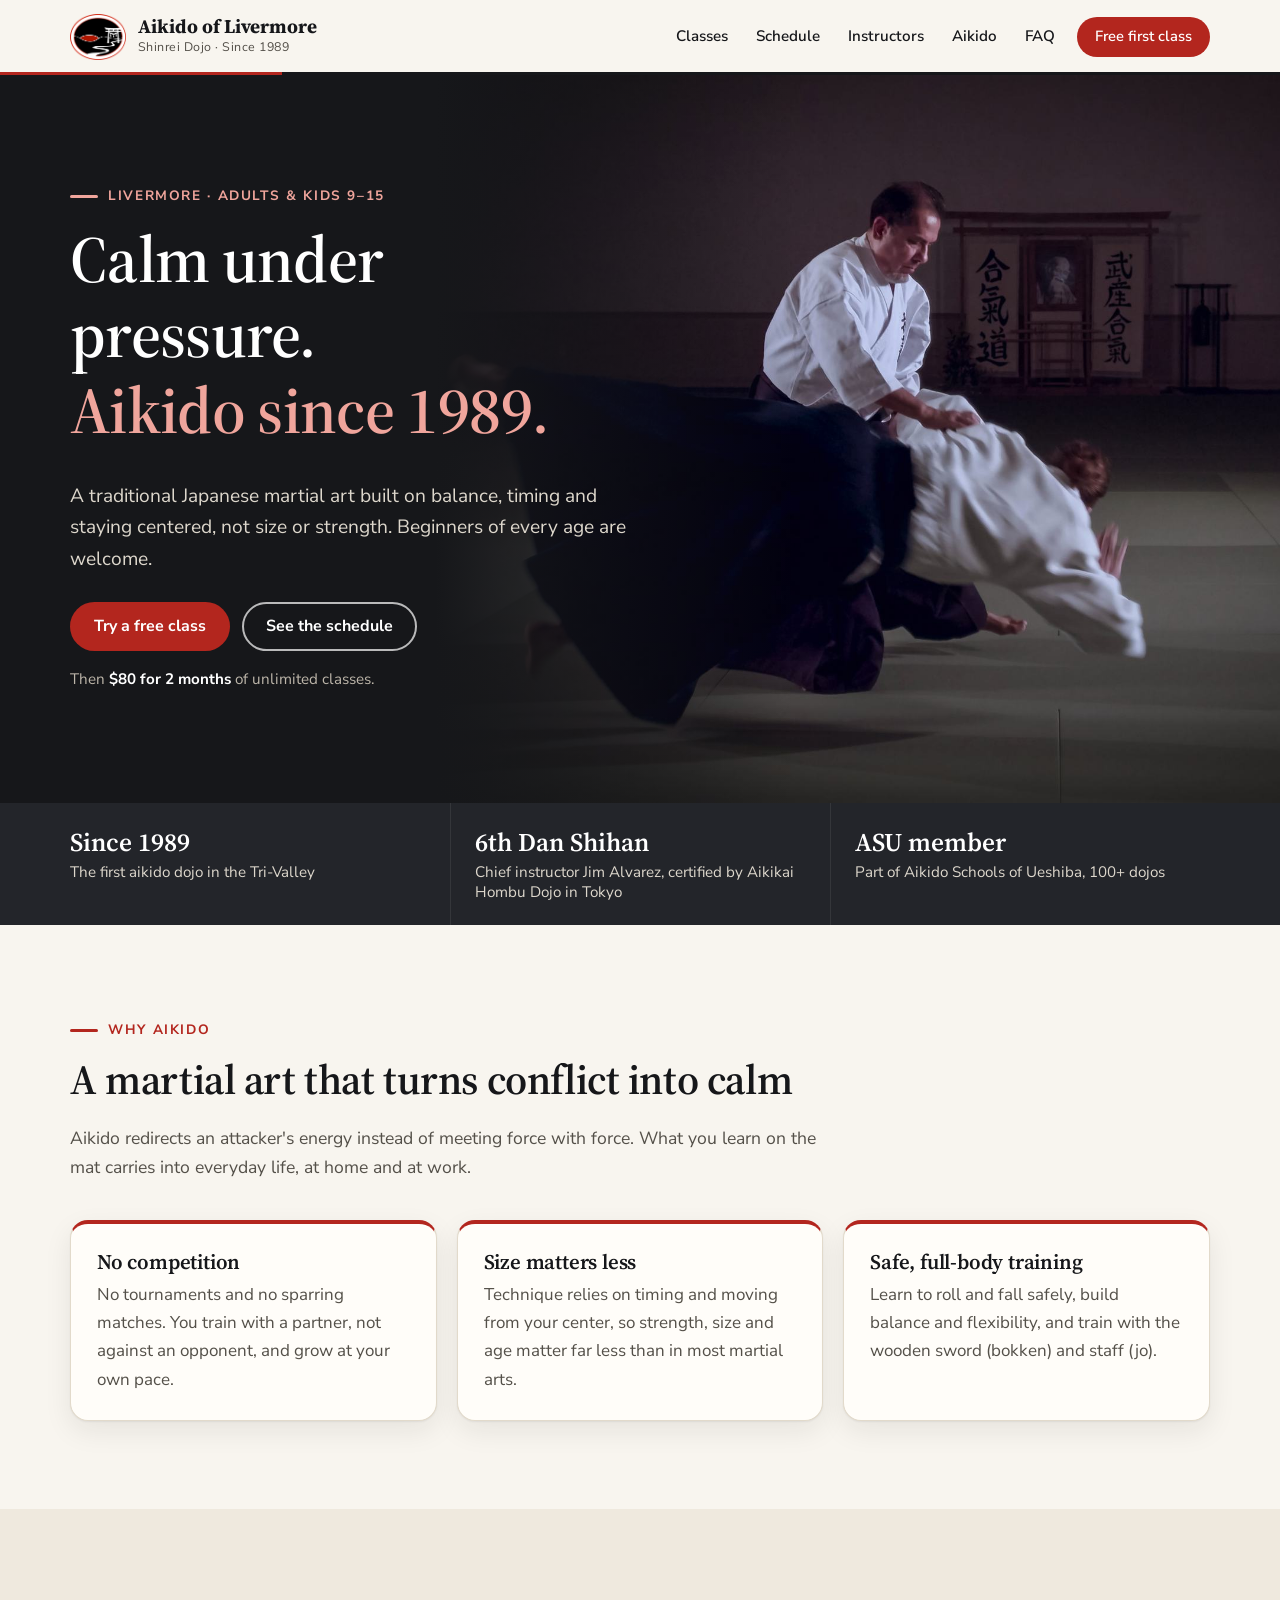
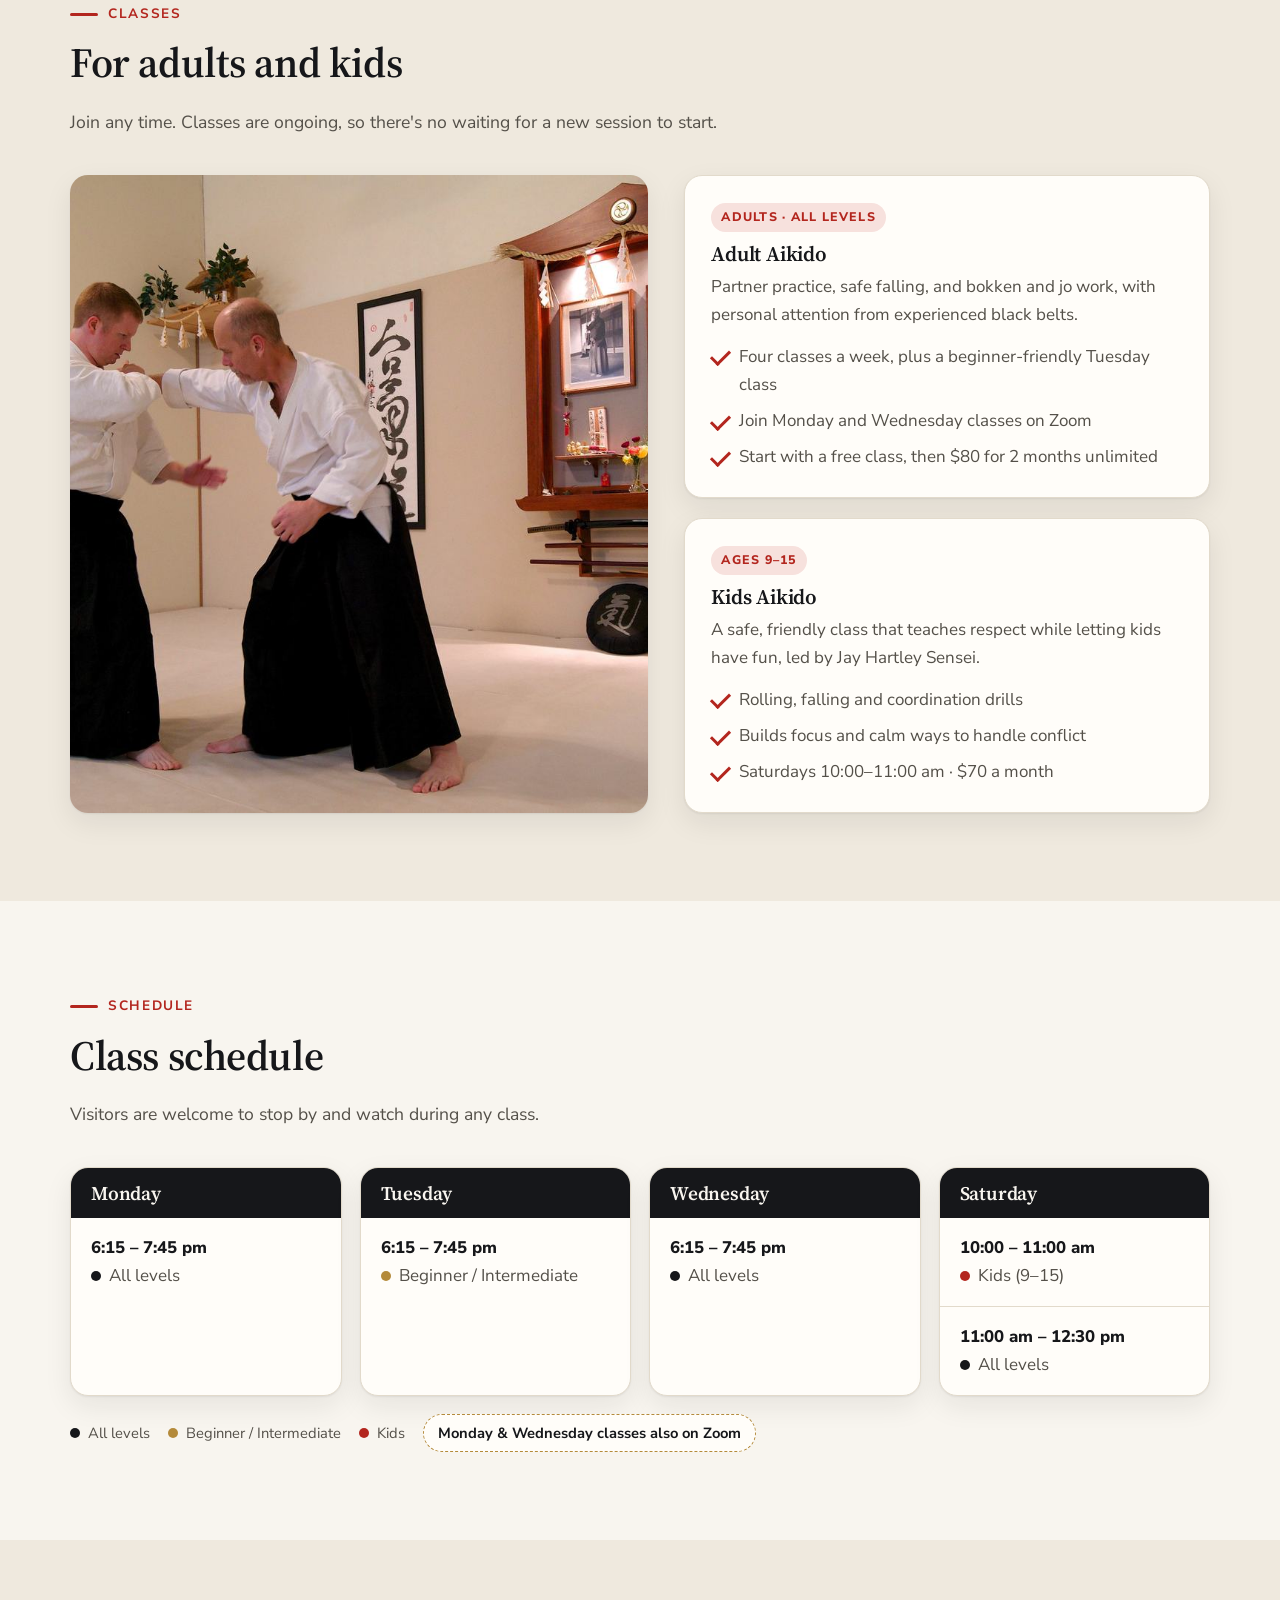
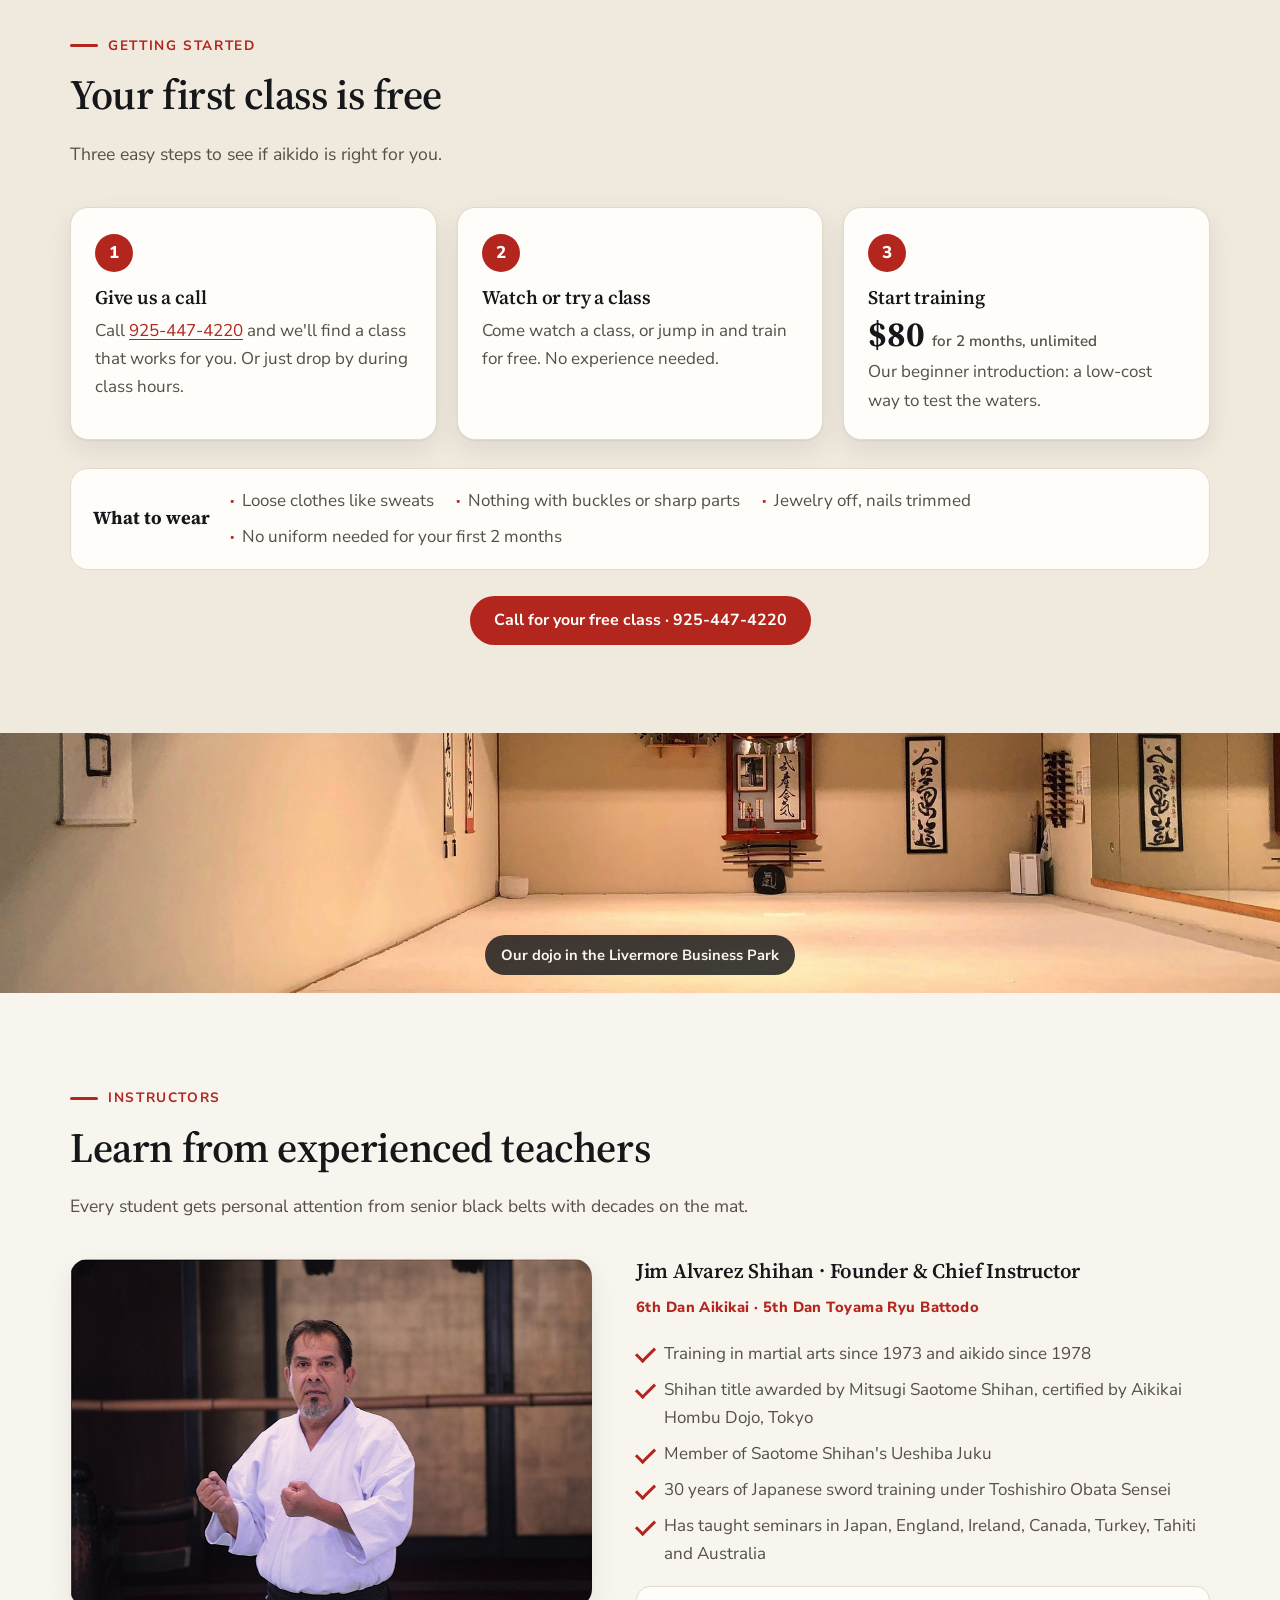
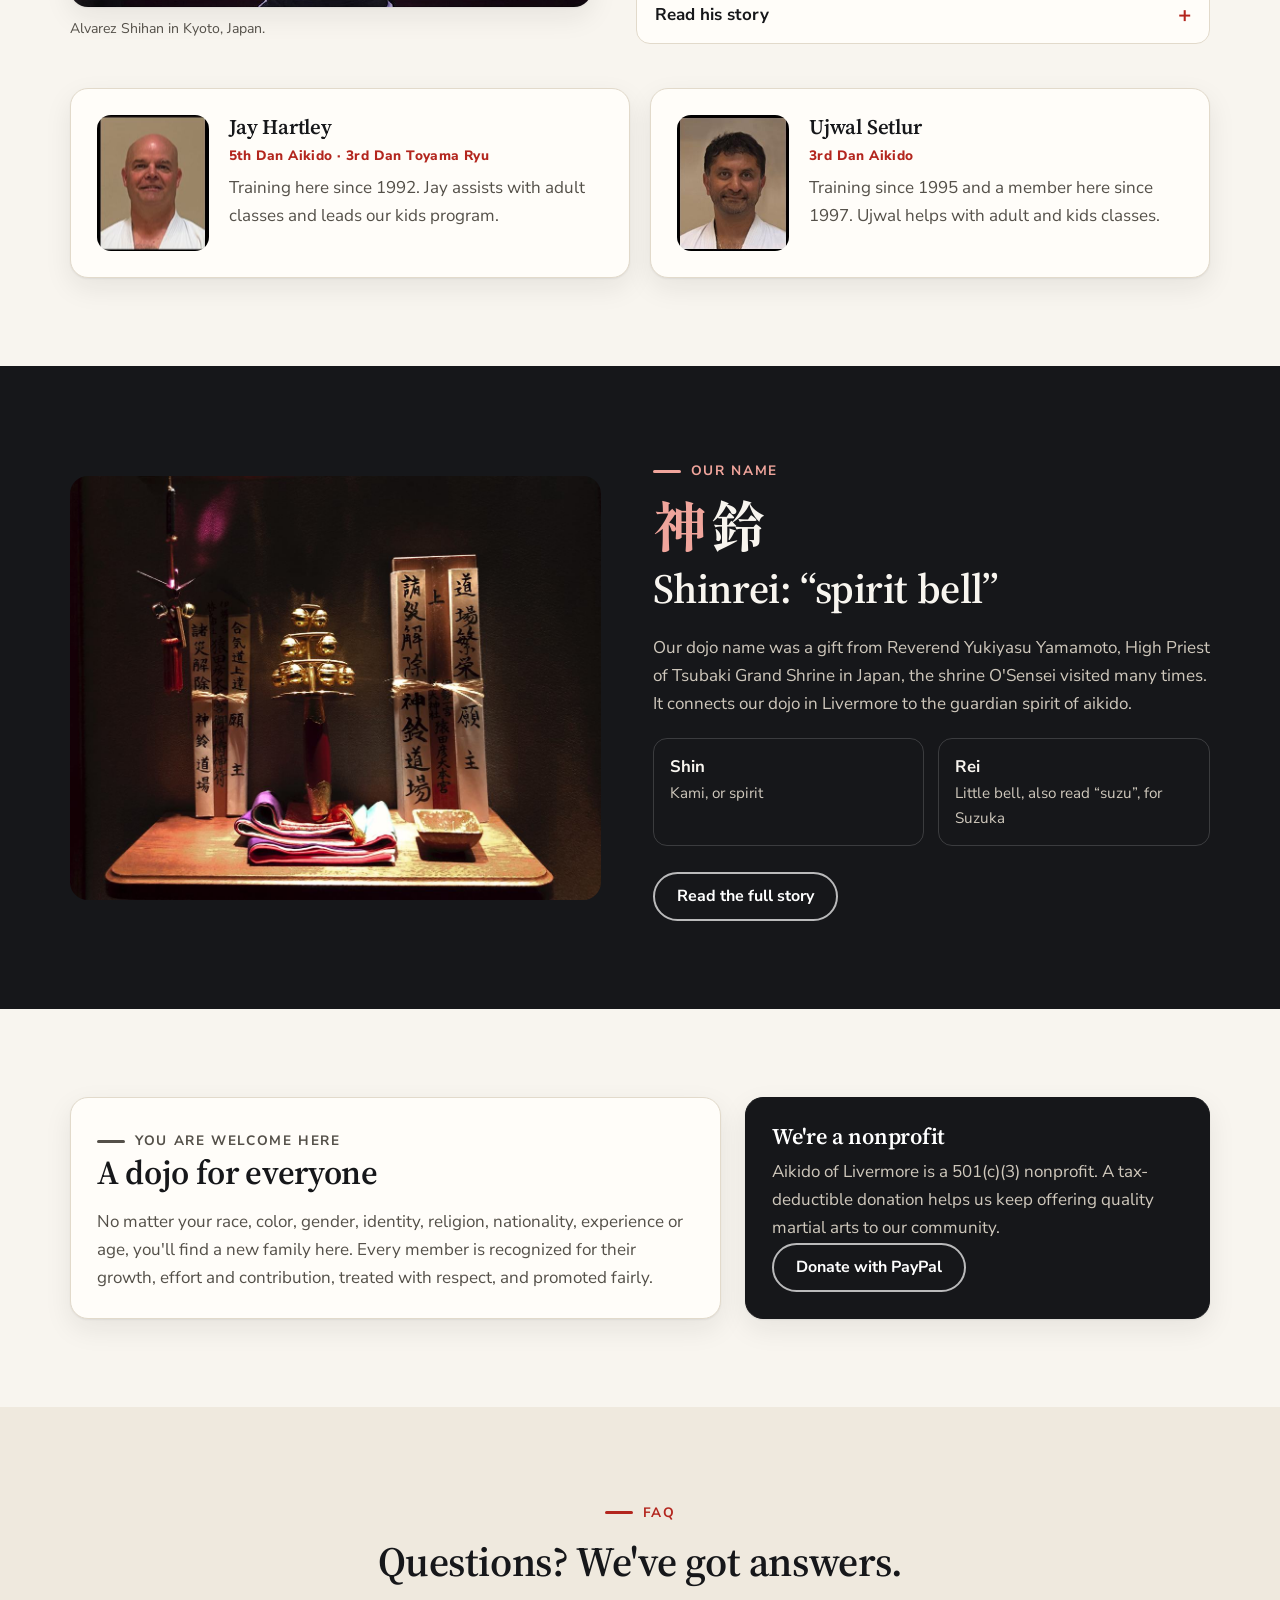
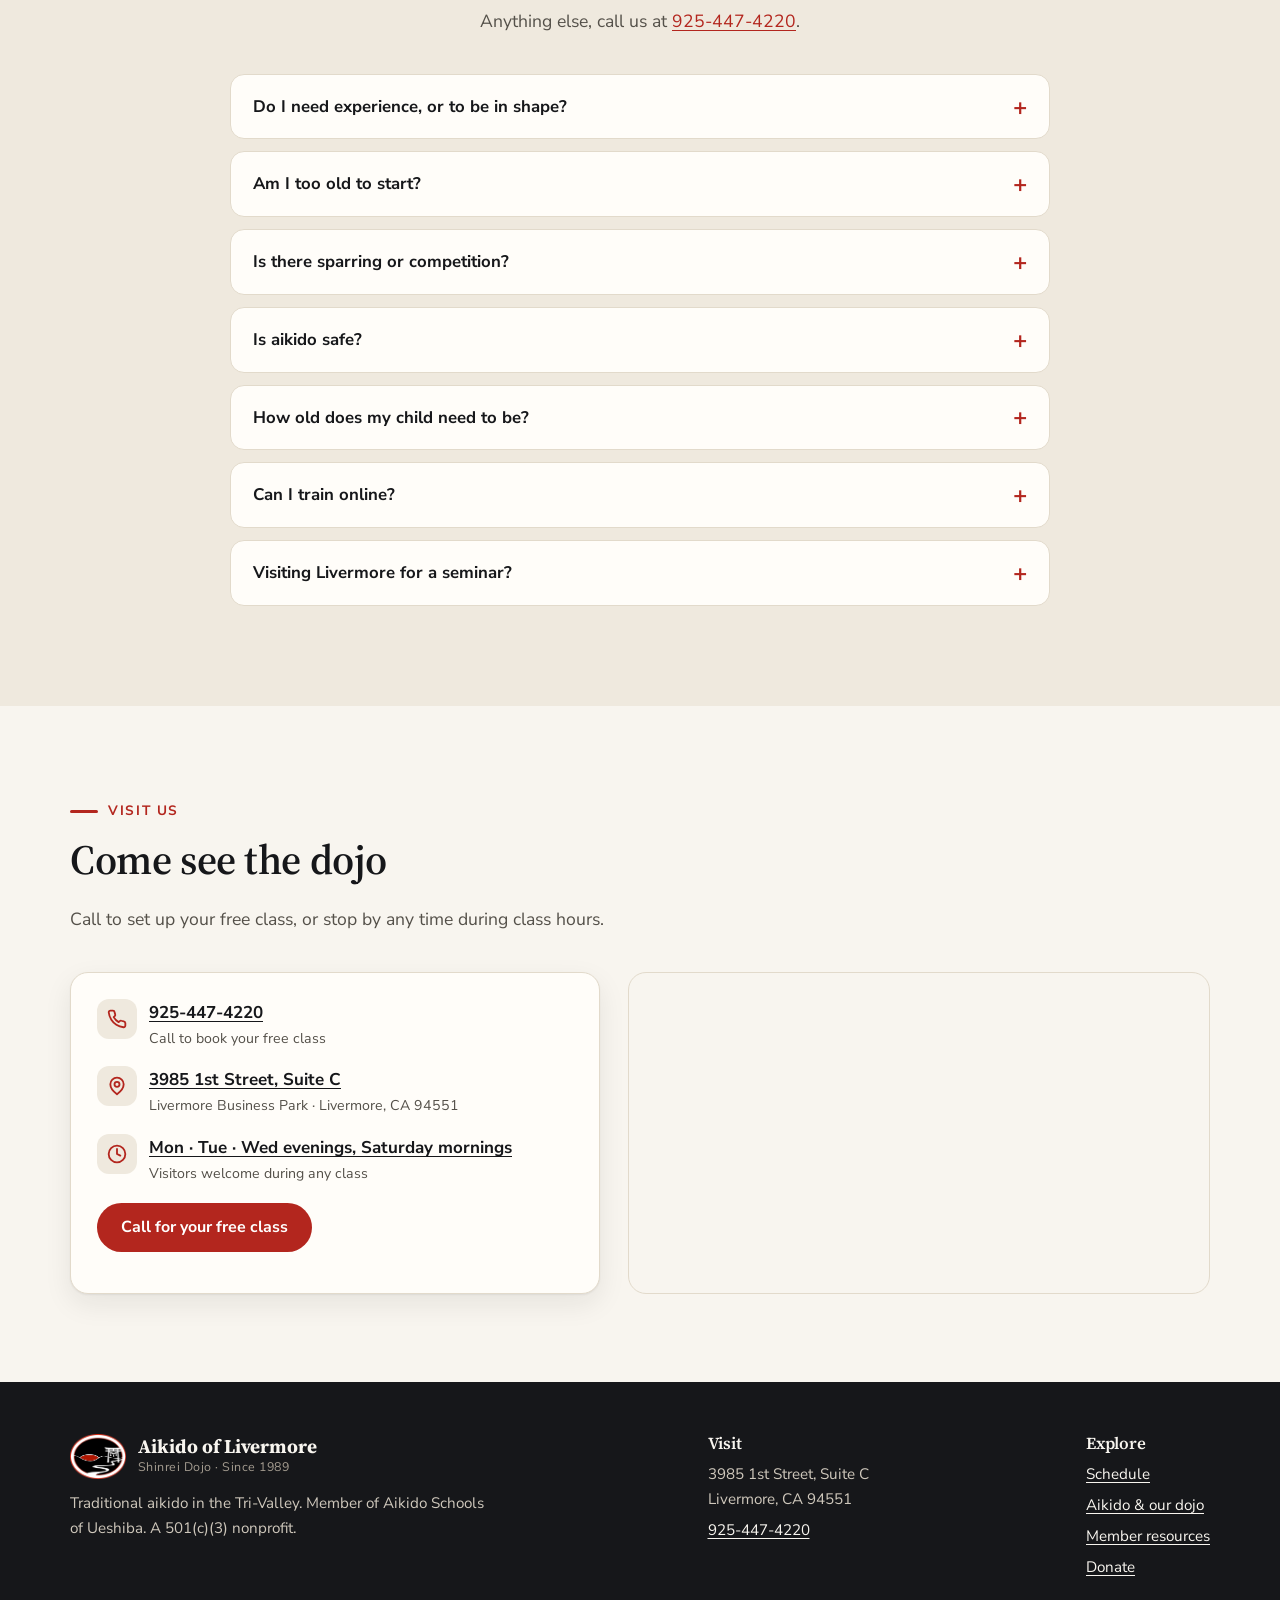
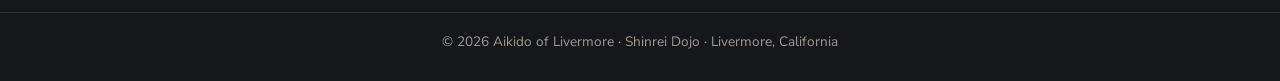
<file: index.html>
<!doctype html>
<html lang="en">
<head>
<meta charset="utf-8">
<meta name="viewport" content="width=device-width, initial-scale=1">
<meta name="robots" content="noindex"><!-- demo only: remove when live on aikilivermore.org -->
<title>Aikido of Livermore · Shinrei Dojo | Aikido for Adults &amp; Kids since 1989</title>
<meta name="description" content="Traditional aikido in Livermore, CA since 1989, the Tri-Valley's first aikido dojo. Classes for adults of every level and kids 9–15. Your first class is free.">
<meta property="og:title" content="Aikido of Livermore · Shinrei Dojo">
<meta property="og:description" content="Traditional aikido in Livermore since 1989. Adults of every level and kids 9–15. First class free.">
<meta property="og:image" content="assets/img/hero-throw.jpg">
<meta property="og:type" content="website">
<link rel="icon" href="assets/img/logo.png" type="image/png">
<link rel="preconnect" href="https://fonts.googleapis.com">
<link rel="preconnect" href="https://fonts.gstatic.com" crossorigin>
<link href="https://fonts.googleapis.com/css2?family=Source+Serif+4:opsz,wght@8..60,600;8..60,700&family=Nunito+Sans:wght@400;600;700;800&family=Shippori+Mincho:wght@700&display=swap" rel="stylesheet">
<link rel="preload" as="image" href="assets/img/hero-throw.jpg" fetchpriority="high">
<link rel="stylesheet" href="css/styles.css?v=1">
<script type="application/ld+json">
{
  "@context": "https://schema.org",
  "@type": "SportsActivityLocation",
  "name": "Aikido of Livermore - Shinrei Dojo",
  "description": "Traditional aikido for adults and kids 9–15 in Livermore, California, since 1989. Member of Aikido Schools of Ueshiba.",
  "url": "https://www.aikilivermore.org/",
  "telephone": "+1-925-447-4220",
  "image": "https://www.aikilivermore.org/assets/img/hero-throw.jpg",
  "foundingDate": "1989",
  "address": {
    "@type": "PostalAddress",
    "streetAddress": "3985 1st Street, Suite C",
    "addressLocality": "Livermore",
    "addressRegion": "CA",
    "postalCode": "94551",
    "addressCountry": "US"
  },
  "areaServed": ["Livermore", "Pleasanton", "Dublin", "Tri-Valley"]
}
</script>
</head>
<body>
<a class="skip" href="#main">Skip to content</a>

<header class="site-header">
  <div class="wrap">
    <a class="brand" href="./">
      <img src="assets/img/logo.png" alt="" width="240" height="194">
      <span><span class="title">Aikido of Livermore</span><span class="motto">Shinrei Dojo · Since 1989</span></span>
    </a>
    <button class="nav-toggle" aria-expanded="false" aria-controls="nav">Menu</button>
    <nav class="nav" id="nav" aria-label="Main">
      <ul>
        <li><a href="#classes">Classes</a></li>
        <li><a href="#schedule">Schedule</a></li>
        <li><a href="#instructors">Instructors</a></li>
        <li><a href="aikido.html">Aikido</a></li>
        <li><a href="#faq">FAQ</a></li>
        <li><a class="btn red small" href="#begin">Free first class</a></li>
      </ul>
    </nav>
  </div>
</header>

<main id="main">

<!-- Hero -->
<section class="hero">
  <div class="hero-photo">
    <img src="assets/img/hero-throw.jpg" alt="Jim Alvarez Shihan throwing a student in hakama across the mat" width="1800" height="1232" fetchpriority="high">
  </div>
  <div class="wrap">
    <div class="copy">
      <p class="eyebrow">Livermore · Adults &amp; kids 9–15</p>
      <h1>Calm under pressure. <span>Aikido since 1989.</span></h1>
      <p class="lead">A traditional Japanese martial art built on balance, timing and staying centered, not size or strength. Beginners of every age are welcome.</p>
      <div class="actions">
        <a class="btn red" href="#begin">Try a free class</a>
        <a class="btn light" href="#schedule">See the schedule</a>
      </div>
      <p class="hero-note">Then <b>$80 for 2 months</b> of unlimited classes.</p>
    </div>
  </div>
</section>

<div class="facts">
  <div class="wrap">
    <ul>
      <li><strong>Since 1989</strong>The first aikido dojo in the Tri-Valley</li>
      <li><strong>6th Dan Shihan</strong>Chief instructor Jim Alvarez, certified by Aikikai Hombu Dojo in Tokyo</li>
      <li><strong>ASU member</strong>Part of Aikido Schools of Ueshiba, 100+ dojos</li>
    </ul>
  </div>
</div>

<!-- Why aikido -->
<section class="section" id="why">
  <div class="wrap">
    <div class="sec-head">
      <p class="eyebrow">Why aikido</p>
      <h2>A martial art that turns conflict into calm</h2>
      <p>Aikido redirects an attacker's energy instead of meeting force with force. What you learn on the mat carries into everyday life, at home and at work.</p>
    </div>
    <div class="grid-3 why">
      <article class="card">
        <h3>No competition</h3>
        <p>No tournaments and no sparring matches. You train with a partner, not against an opponent, and grow at your own pace.</p>
      </article>
      <article class="card">
        <h3>Size matters less</h3>
        <p>Technique relies on timing and moving from your center, so strength, size and age matter far less than in most martial arts.</p>
      </article>
      <article class="card">
        <h3>Safe, full-body training</h3>
        <p>Learn to roll and fall safely, build balance and flexibility, and train with the wooden sword (bokken) and staff (jo).</p>
      </article>
    </div>
  </div>
</section>

<!-- Classes -->
<section class="section alt" id="classes">
  <div class="wrap">
    <div class="sec-head">
      <p class="eyebrow">Classes</p>
      <h2>For adults and kids</h2>
      <p>Join any time. Classes are ongoing, so there's no waiting for a new session to start.</p>
    </div>
    <div class="programs">
      <figure>
        <img src="assets/img/practice-dojo.jpg" alt="Two students in hakama practicing a technique in front of the dojo's kamiza" width="1200" height="861" loading="lazy">
      </figure>
      <div class="program-list">
        <article class="card">
          <span class="tag">Adults · All levels</span>
          <h3>Adult Aikido</h3>
          <p>Partner practice, safe falling, and bokken and jo work, with personal attention from experienced black belts.</p>
          <ul class="ticks">
            <li>Four classes a week, plus a beginner-friendly Tuesday class</li>
            <li>Join Monday and Wednesday classes on Zoom</li>
            <li>Start with a free class, then $80 for 2 months unlimited</li>
          </ul>
        </article>
        <article class="card">
          <span class="tag">Ages 9–15</span>
          <h3>Kids Aikido</h3>
          <p>A safe, friendly class that teaches respect while letting kids have fun, led by Jay Hartley Sensei.</p>
          <ul class="ticks">
            <li>Rolling, falling and coordination drills</li>
            <li>Builds focus and calm ways to handle conflict</li>
            <li>Saturdays 10:00–11:00 am · $70 a month</li>
          </ul>
        </article>
      </div>
    </div>
  </div>
</section>

<!-- Schedule -->
<section class="section" id="schedule">
  <div class="wrap">
    <div class="sec-head">
      <p class="eyebrow">Schedule</p>
      <h2>Class schedule</h2>
      <p>Visitors are welcome to stop by and watch during any class.</p>
    </div>
    <div class="days">
      <article class="day">
        <h3>Monday</h3>
        <div class="slot"><time>6:15 – 7:45 pm</time><span class="who"><i class="dot all"></i>All levels</span></div>
      </article>
      <article class="day">
        <h3>Tuesday</h3>
        <div class="slot"><time>6:15 – 7:45 pm</time><span class="who"><i class="dot beg"></i>Beginner / Intermediate</span></div>
      </article>
      <article class="day">
        <h3>Wednesday</h3>
        <div class="slot"><time>6:15 – 7:45 pm</time><span class="who"><i class="dot all"></i>All levels</span></div>
      </article>
      <article class="day">
        <h3>Saturday</h3>
        <div class="slot"><time>10:00 – 11:00 am</time><span class="who"><i class="dot kids"></i>Kids (9–15)</span></div>
        <div class="slot"><time>11:00 am – 12:30 pm</time><span class="who"><i class="dot all"></i>All levels</span></div>
      </article>
    </div>
    <div class="legend">
      <span><i class="dot all"></i>All levels</span>
      <span><i class="dot beg"></i>Beginner / Intermediate</span>
      <span><i class="dot kids"></i>Kids</span>
      <span class="zoom">Monday &amp; Wednesday classes also on Zoom</span>
    </div>
  </div>
</section>

<!-- How to begin -->
<section class="section alt" id="begin">
  <div class="wrap">
    <div class="sec-head">
      <p class="eyebrow">Getting started</p>
      <h2>Your first class is free</h2>
      <p>Three easy steps to see if aikido is right for you.</p>
    </div>
    <ol class="steps">
      <li>
        <h3>Give us a call</h3>
        <p>Call <a href="tel:+19254474220">925-447-4220</a> and we'll find a class that works for you. Or just drop by during class hours.</p>
      </li>
      <li>
        <h3>Watch or try a class</h3>
        <p>Come watch a class, or jump in and train for free. No experience needed.</p>
      </li>
      <li>
        <h3>Start training</h3>
        <div class="price-big">$80 <small>for 2 months, unlimited</small></div>
        <p>Our beginner introduction: a low-cost way to test the waters.</p>
      </li>
    </ol>
    <div class="bring">
      <b>What to wear</b>
      <ul>
        <li>Loose clothes like sweats</li>
        <li>Nothing with buckles or sharp parts</li>
        <li>Jewelry off, nails trimmed</li>
        <li>No uniform needed for your first 2 months</li>
      </ul>
    </div>
    <div class="actions" style="justify-content:center">
      <a class="btn red" href="tel:+19254474220">Call for your free class · 925-447-4220</a>
    </div>
  </div>
</section>

<div class="pano" role="img" aria-label="The matted training floor and kamiza at Shinrei Dojo"><span>Our dojo in the Livermore Business Park</span></div>

<!-- Instructors -->
<section class="section" id="instructors">
  <div class="wrap">
    <div class="sec-head">
      <p class="eyebrow">Instructors</p>
      <h2>Learn from experienced teachers</h2>
      <p>Every student gets personal attention from senior black belts with decades on the mat.</p>
    </div>
    <div class="chief">
      <figure>
        <img src="assets/img/alvarez-kyoto.jpg" alt="Jim Alvarez Shihan in a white keikogi in a traditional Kyoto dojo" width="1000" height="667" loading="lazy">
        <figcaption>Alvarez Shihan in Kyoto, Japan.</figcaption>
      </figure>
      <div>
        <h3>Jim Alvarez Shihan · Founder &amp; Chief Instructor</h3>
        <span class="rank">6th Dan Aikikai · 5th Dan Toyama Ryu Battodo</span>
        <ul class="ticks">
          <li>Training in martial arts since 1973 and aikido since 1978</li>
          <li>Shihan title awarded by Mitsugi Saotome Shihan, certified by Aikikai Hombu Dojo, Tokyo</li>
          <li>Member of Saotome Shihan's Ueshiba Juku</li>
          <li>30 years of Japanese sword training under Toshishiro Obata Sensei</li>
          <li>Has taught seminars in Japan, England, Ireland, Canada, Turkey, Tahiti and Australia</li>
        </ul>
        <details class="story">
          <summary>Read his story</summary>
          <div class="inner">
            <p>Jim grew up in a military family and first saw martial arts in Okinawa. After his family settled in California in 1973, he studied Hung Gar kung fu under Sifu Bill Steele. In 1978 he found aikido and began training under Sensei Dang Thong Tri, driving an hour each way to Sacramento to train.</p>
            <p>He opened this dojo in 1989. After Tri Sensei passed away in 1995, he trained with Hiroshi Ikeda Shihan, who introduced him to his greatest influence, Mitsugi Saotome Shihan, founder of Aikido Schools of Ueshiba.</p>
            <p>From 1992 to 2022 he also trained in Japanese swordsmanship under Toshishiro Obata Sensei, earning the instructor title of Kyoshi in Shinkendo and 5th Dan in Toyama Ryu Battodo.</p>
          </div>
        </details>
      </div>
    </div>
    <div class="assistants">
      <article class="card assistant">
        <img src="assets/img/jay-hartley.jpg" alt="Jay Hartley" width="223" height="277" loading="lazy">
        <div>
          <h3>Jay Hartley</h3>
          <span class="rank">5th Dan Aikido · 3rd Dan Toyama Ryu</span>
          <p>Training here since 1992. Jay assists with adult classes and leads our kids program.</p>
        </div>
      </article>
      <article class="card assistant">
        <img src="assets/img/ujwal-setlur.jpg" alt="Ujwal Setlur" width="224" height="274" loading="lazy">
        <div>
          <h3>Ujwal Setlur</h3>
          <span class="rank">3rd Dan Aikido</span>
          <p>Training since 1995 and a member here since 1997. Ujwal helps with adult and kids classes.</p>
        </div>
      </article>
    </div>
  </div>
</section>

<!-- Shinrei name -->
<section class="section ink" aria-labelledby="shinrei-h">
  <div class="wrap shinrei">
    <img src="assets/img/shinrei-bells.jpg" alt="Shrine bells and wooden plaques bearing the dojo name, Shinrei Dojo" width="1100" height="879" loading="lazy">
    <div>
      <p class="eyebrow" style="color:#f0a59c">Our name</p>
      <div class="kanji" lang="ja"><span>神</span>鈴</div>
      <h2 id="shinrei-h">Shinrei: “spirit bell”</h2>
      <p>Our dojo name was a gift from Reverend Yukiyasu Yamamoto, High Priest of Tsubaki Grand Shrine in Japan, the shrine O'Sensei visited many times. It connects our dojo in Livermore to the guardian spirit of aikido.</p>
      <div class="pair">
        <div><b>Shin</b><p>Kami, or spirit</p></div>
        <div><b>Rei</b><p>Little bell, also read “suzu”, for Suzuka</p></div>
      </div>
      <a class="btn light" href="aikido.html#shinrei">Read the full story</a>
    </div>
  </div>
</section>

<!-- Welcome + nonprofit -->
<section class="section">
  <div class="wrap welcome">
    <article class="card">
      <p class="eyebrow">You are welcome here</p>
      <h2>A dojo for everyone</h2>
      <p>No matter your race, color, gender, identity, religion, nationality, experience or age, you'll find a new family here. Every member is recognized for their growth, effort and contribution, treated with respect, and promoted fairly.</p>
    </article>
    <article class="card give">
      <h3>We're a nonprofit</h3>
      <p>Aikido of Livermore is a 501(c)(3) nonprofit. A tax-deductible donation helps us keep offering quality martial arts to our community.</p>
      <a class="btn light" href="https://www.paypal.com/donate/?hosted_button_id=LU8W2XSJ97DEY" target="_blank" rel="noopener">Donate with PayPal</a>
    </article>
  </div>
</section>

<!-- FAQ -->
<section class="section alt" id="faq">
  <div class="wrap narrow">
    <div class="sec-head center">
      <p class="eyebrow">FAQ</p>
      <h2>Questions? We've got answers.</h2>
      <p>Anything else, call us at <a href="tel:+19254474220">925-447-4220</a>.</p>
    </div>
    <div class="faq">
      <details>
        <summary>Do I need experience, or to be in shape?</summary>
        <div class="ans"><p>No. Beginners are welcome, and you can make progress whatever your fitness level. Training builds strength, flexibility and stamina over time.</p></div>
      </details>
      <details>
        <summary>Am I too old to start?</summary>
        <div class="ans"><p>Aikido can be practiced at any age. Because it relies on timing and moving from your center rather than strength, many people train well into later life.</p></div>
      </details>
      <details>
        <summary>Is there sparring or competition?</summary>
        <div class="ans"><p>No. There are no tournaments or matches. You practice with a partner, taking turns as the attacker and the defender, in a way that keeps both of you safe.</p></div>
      </details>
      <details>
        <summary>Is aikido safe?</summary>
        <div class="ans"><p>Safety comes first. You'll learn to roll and fall safely from your first class. Most injuries are the bumps and bruises you'd get from any active sport. Let your instructor know if anything feels sore.</p></div>
      </details>
      <details>
        <summary>How old does my child need to be?</summary>
        <div class="ans"><p>Our kids class is for ages 9 to 15, on Saturdays from 10:00 to 11:00 am. We don't offer classes for children under 9. Kids can join at any time.</p></div>
      </details>
      <details>
        <summary>Can I train online?</summary>
        <div class="ans"><p>Yes. Monday and Wednesday evening classes are also available on Zoom. Call us for details.</p></div>
      </details>
      <details>
        <summary>Visiting Livermore for a seminar?</summary>
        <div class="ans"><p>Visiting aikidoka are always welcome. We have special room rates at the <a href="http://www.wyndhamhotels.com/hotels/30800?corporate_id=1000093882" target="_blank" rel="noopener">Hawthorn Suites</a> in Livermore.</p></div>
      </details>
    </div>
  </div>
</section>

<!-- Contact -->
<section class="section" id="contact">
  <div class="wrap">
    <div class="sec-head">
      <p class="eyebrow">Visit us</p>
      <h2>Come see the dojo</h2>
      <p>Call to set up your free class, or stop by any time during class hours.</p>
    </div>
    <div class="contact">
      <div class="card contact-card">
        <ul class="contact-list">
          <li><span class="ic" aria-hidden="true"><svg width="20" height="20" viewBox="0 0 24 24" fill="none" stroke="currentColor" stroke-width="2.2" stroke-linecap="round" stroke-linejoin="round"><path d="M22 16.9v3a2 2 0 0 1-2.2 2 19.8 19.8 0 0 1-8.6-3.1 19.5 19.5 0 0 1-6-6A19.8 19.8 0 0 1 2.1 4.2 2 2 0 0 1 4.1 2h3a2 2 0 0 1 2 1.7c.1.9.4 1.8.7 2.7a2 2 0 0 1-.5 2.1L8 9.8a16 16 0 0 0 6 6l1.3-1.3a2 2 0 0 1 2.1-.4c.9.3 1.8.6 2.7.7a2 2 0 0 1 1.7 2z"/></svg></span><div><a href="tel:+19254474220">925-447-4220</a><small>Call to book your free class</small></div></li>
          <li><span class="ic" aria-hidden="true"><svg width="20" height="20" viewBox="0 0 24 24" fill="none" stroke="currentColor" stroke-width="2.2" stroke-linecap="round" stroke-linejoin="round"><path d="M20 10c0 6-8 12-8 12s-8-6-8-12a8 8 0 0 1 16 0z"/><circle cx="12" cy="10" r="3"/></svg></span><div><a href="https://maps.google.com/?q=3985+1st+Street+Suite+C,+Livermore,+CA+94551" target="_blank" rel="noopener">3985 1st Street, Suite C</a><small>Livermore Business Park · Livermore, CA 94551</small></div></li>
          <li><span class="ic" aria-hidden="true"><svg width="20" height="20" viewBox="0 0 24 24" fill="none" stroke="currentColor" stroke-width="2.2" stroke-linecap="round" stroke-linejoin="round"><circle cx="12" cy="12" r="10"/><path d="M12 6v6l4 2"/></svg></span><div><a href="#schedule">Mon · Tue · Wed evenings, Saturday mornings</a><small>Visitors welcome during any class</small></div></li>
        </ul>
        <a class="btn red" href="tel:+19254474220" style="align-self:flex-start">Call for your free class</a>
      </div>
      <div class="map">
        <iframe title="Map to Aikido of Livermore" loading="lazy" referrerpolicy="no-referrer-when-downgrade" src="https://maps.google.com/maps?q=3985%201st%20St%20Suite%20C%2C%20Livermore%2C%20CA%2094551&amp;z=15&amp;output=embed"></iframe>
      </div>
    </div>
  </div>
</section>

</main>

<footer class="site-footer">
  <div class="wrap">
    <div>
      <a class="brand" href="./">
        <img src="assets/img/logo.png" alt="" width="240" height="194">
        <span><span class="title">Aikido of Livermore</span><span class="motto">Shinrei Dojo · Since 1989</span></span>
      </a>
      <p>Traditional aikido in the Tri-Valley. Member of Aikido Schools of Ueshiba. A 501(c)(3) nonprofit.</p>
    </div>
    <div>
      <h3>Visit</h3>
      <ul>
        <li>3985 1st Street, Suite C<br>Livermore, CA 94551</li>
        <li><a href="tel:+19254474220">925-447-4220</a></li>
      </ul>
    </div>
    <div>
      <h3>Explore</h3>
      <ul>
        <li><a href="#schedule">Schedule</a></li>
        <li><a href="aikido.html">Aikido &amp; our dojo</a></li>
        <li><a href="aikido.html#members">Member resources</a></li>
        <li><a href="https://www.paypal.com/donate/?hosted_button_id=LU8W2XSJ97DEY" target="_blank" rel="noopener">Donate</a></li>
      </ul>
    </div>
  </div>
  <div class="copyright"><div class="wrap">© <span data-year>2026</span> Aikido of Livermore · Shinrei Dojo · Livermore, California</div></div>
</footer>

<script src="js/main.js"></script>
</body>
</html>
</file>
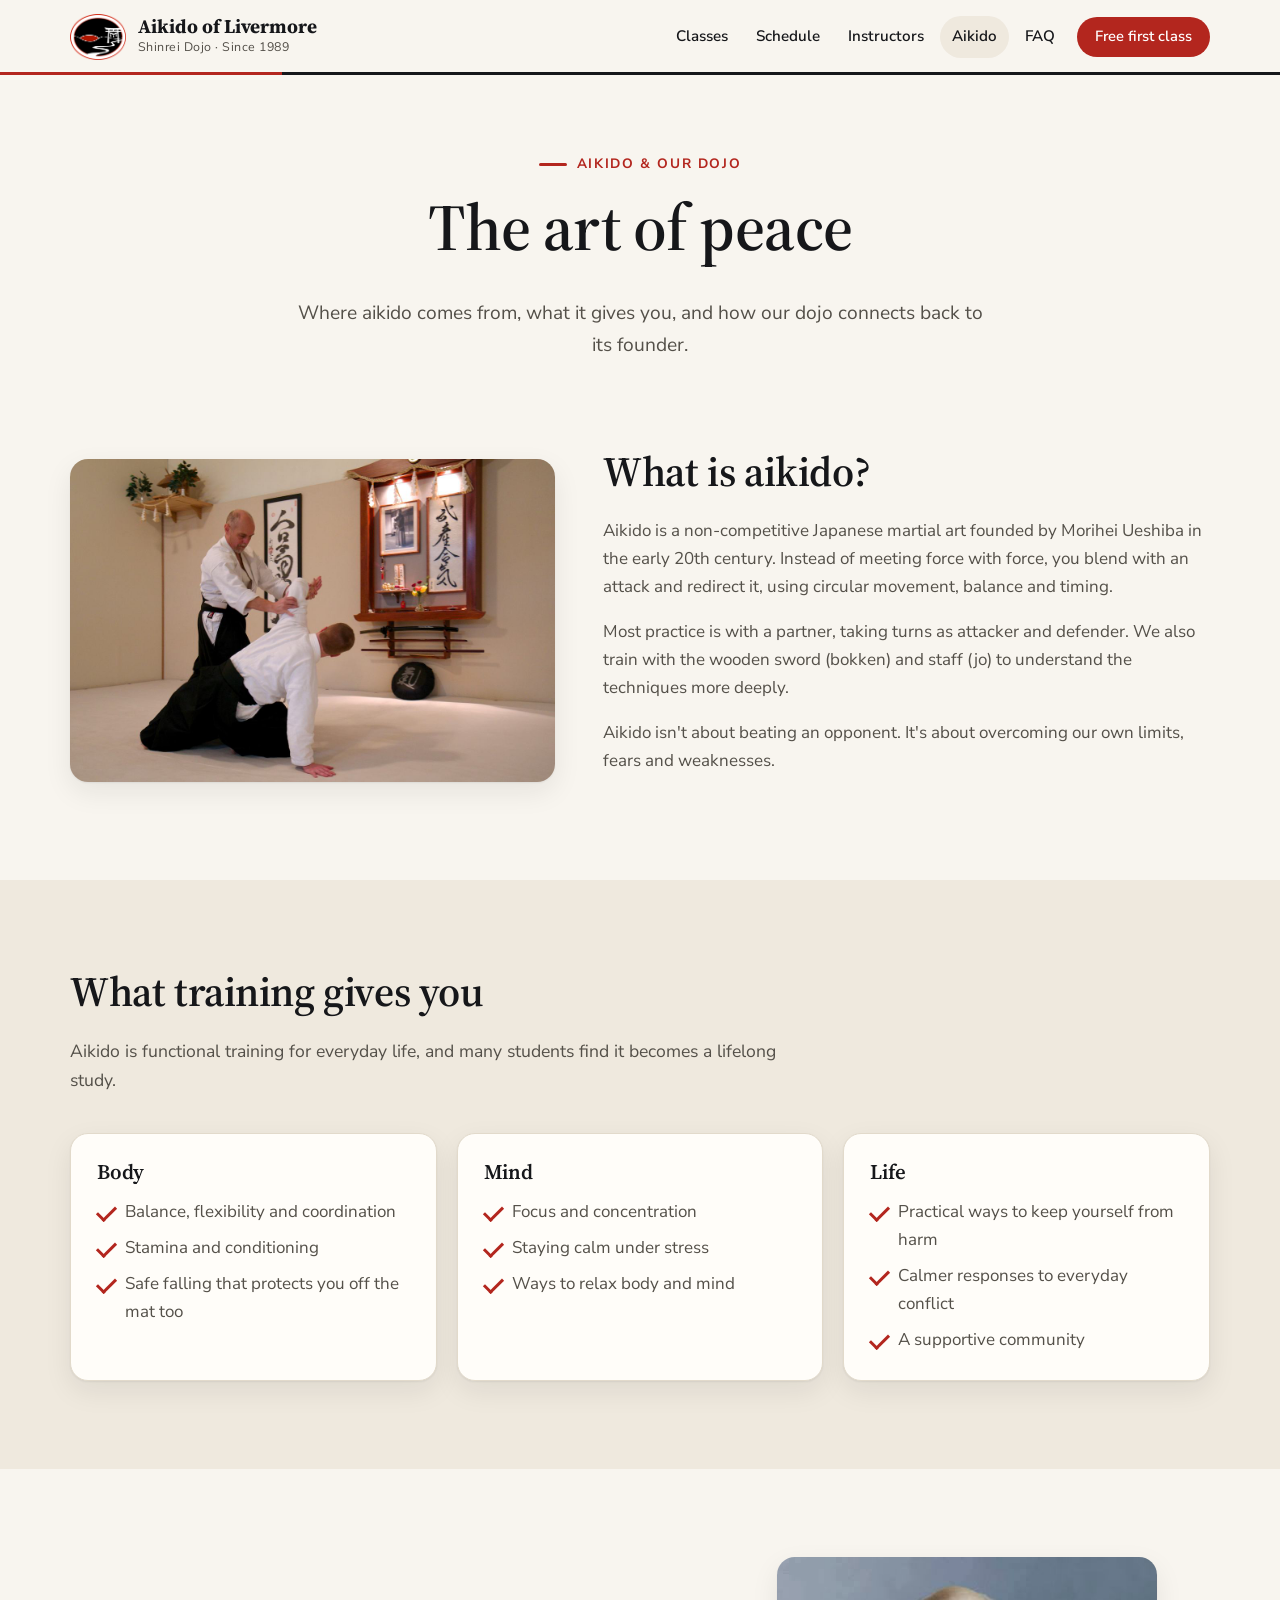
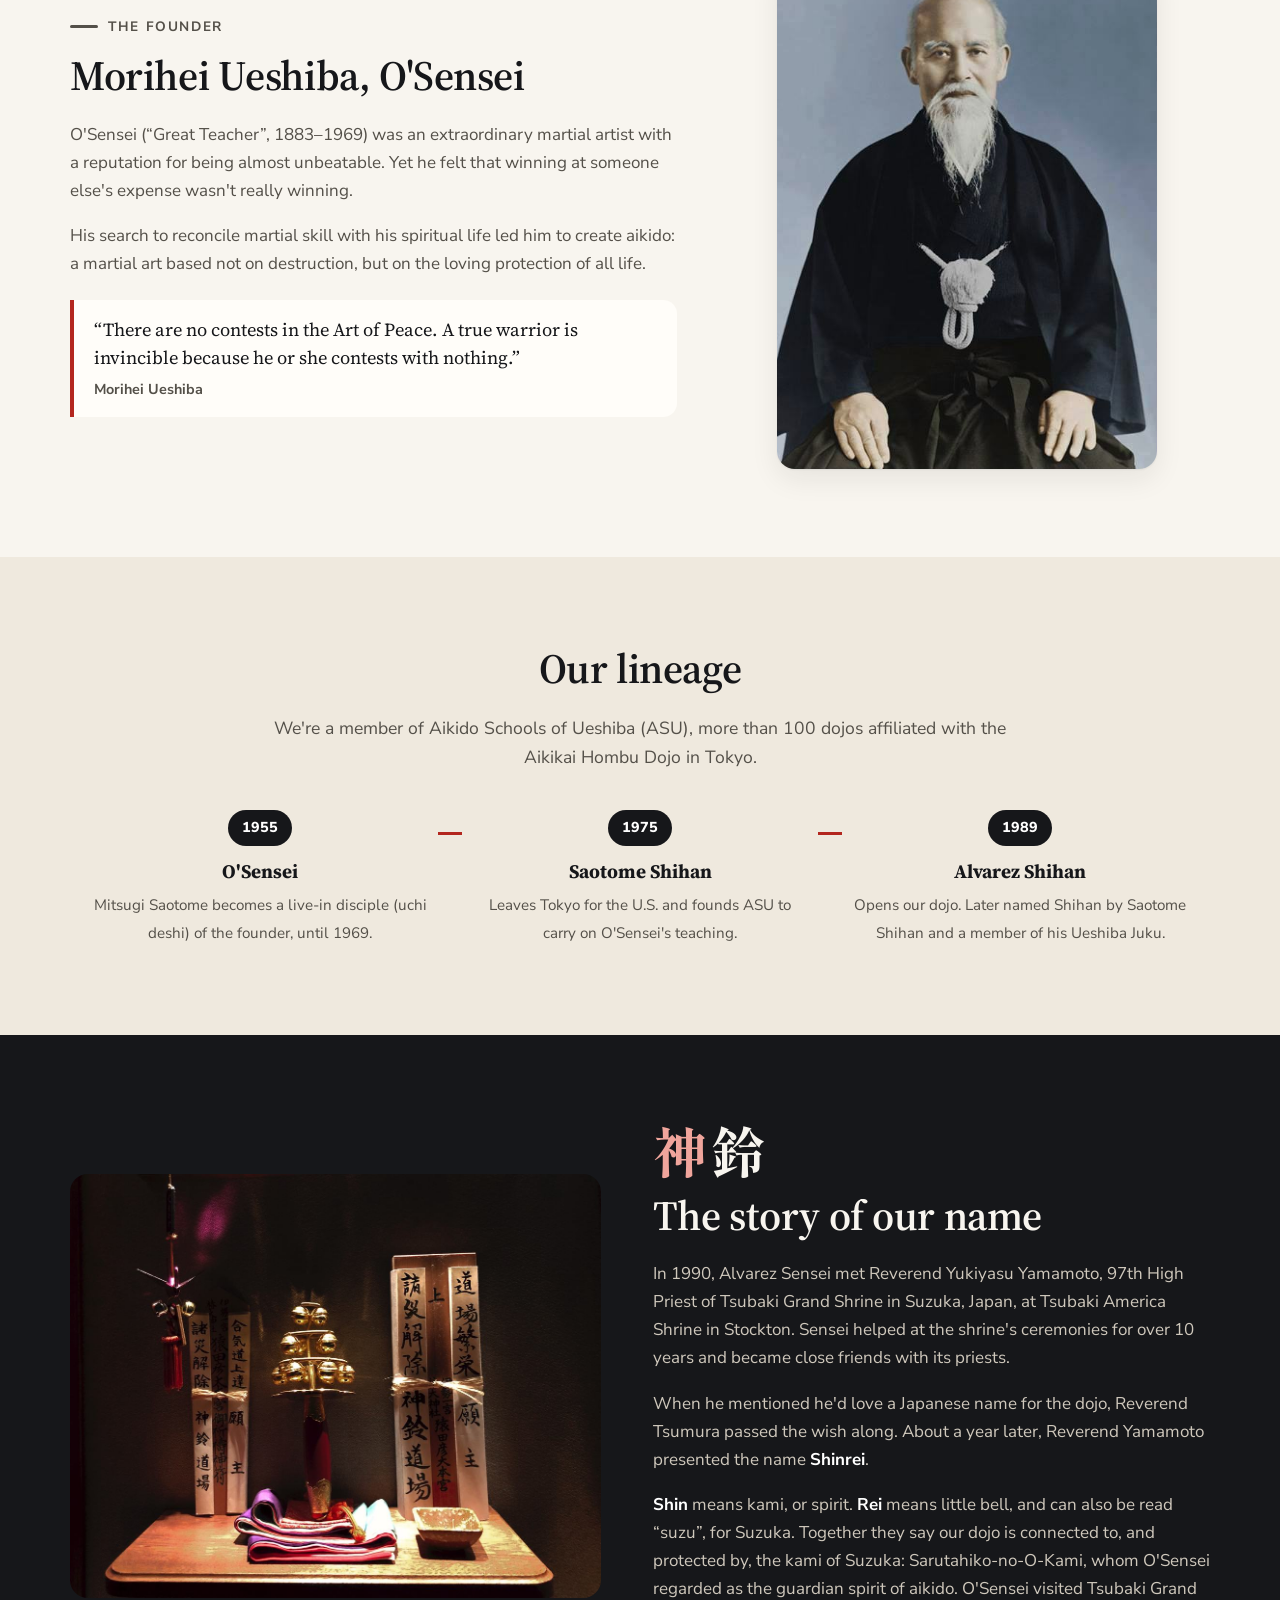
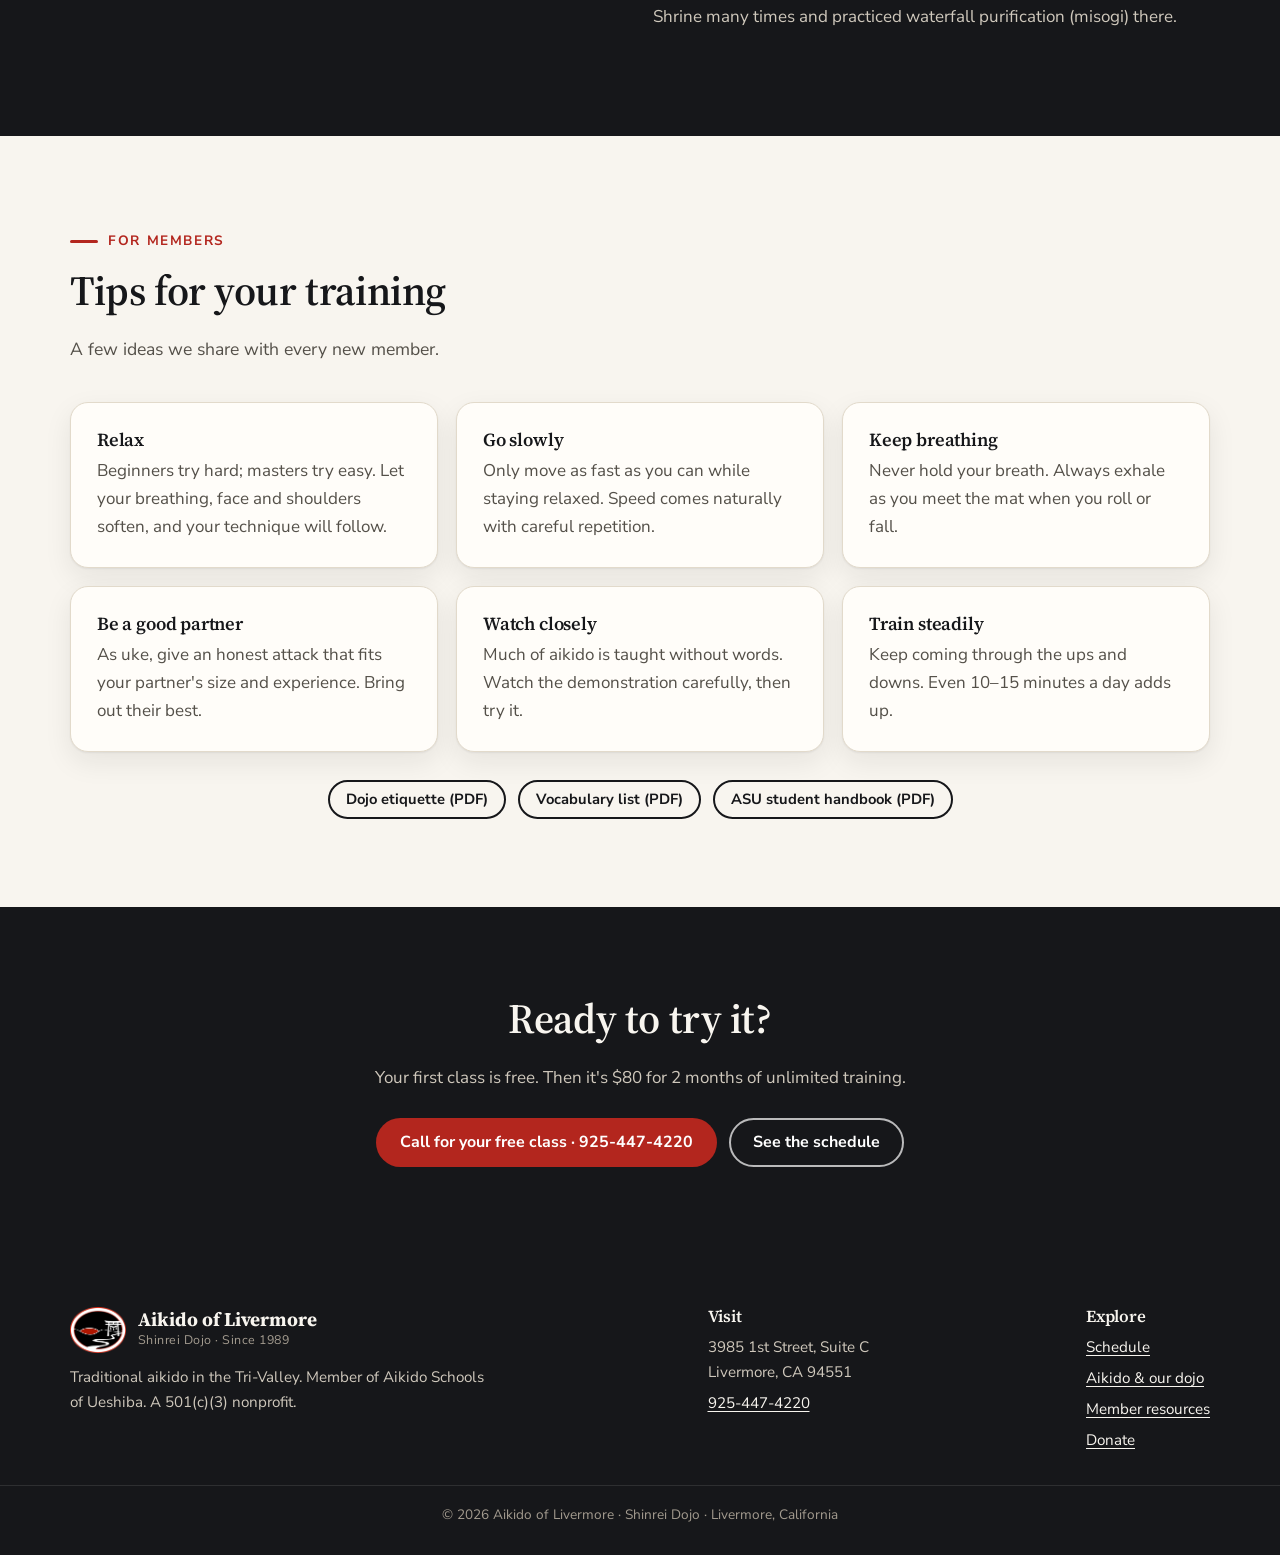
<file: aikido.html>
<!doctype html>
<html lang="en">
<head>
<meta charset="utf-8">
<meta name="viewport" content="width=device-width, initial-scale=1">
<meta name="robots" content="noindex"><!-- demo only: remove when live on aikilivermore.org -->
<title>Aikido &amp; Our Dojo | Aikido of Livermore · Shinrei Dojo</title>
<meta name="description" content="What aikido is, its founder Morihei Ueshiba, the benefits of training, our lineage through Aikido Schools of Ueshiba, and the story behind the name Shinrei Dojo.">
<link rel="icon" href="assets/img/logo.png" type="image/png">
<link rel="preconnect" href="https://fonts.googleapis.com">
<link rel="preconnect" href="https://fonts.gstatic.com" crossorigin>
<link href="https://fonts.googleapis.com/css2?family=Source+Serif+4:opsz,wght@8..60,600;8..60,700&family=Nunito+Sans:wght@400;600;700;800&family=Shippori+Mincho:wght@700&display=swap" rel="stylesheet">
<link rel="stylesheet" href="css/styles.css?v=1">
</head>
<body>
<a class="skip" href="#main">Skip to content</a>

<header class="site-header">
  <div class="wrap">
    <a class="brand" href="./">
      <img src="assets/img/logo.png" alt="" width="240" height="194">
      <span><span class="title">Aikido of Livermore</span><span class="motto">Shinrei Dojo · Since 1989</span></span>
    </a>
    <button class="nav-toggle" aria-expanded="false" aria-controls="nav">Menu</button>
    <nav class="nav" id="nav" aria-label="Main">
      <ul>
        <li><a href="./#classes">Classes</a></li>
        <li><a href="./#schedule">Schedule</a></li>
        <li><a href="./#instructors">Instructors</a></li>
        <li><a href="aikido.html" aria-current="page">Aikido</a></li>
        <li><a href="./#faq">FAQ</a></li>
        <li><a class="btn red small" href="./#begin">Free first class</a></li>
      </ul>
    </nav>
  </div>
</header>

<main id="main">

<section class="pagehead">
  <div class="wrap">
    <p class="eyebrow">Aikido &amp; our dojo</p>
    <h1>The art of peace</h1>
    <p class="lead">Where aikido comes from, what it gives you, and how our dojo connects back to its founder.</p>
  </div>
</section>

<!-- What is aikido -->
<section class="section" style="padding-top:24px">
  <div class="wrap split">
    <figure>
      <img src="assets/img/practice-pin.jpg" alt="A student pinning his partner on the mat in front of the dojo's kamiza" width="1200" height="800" loading="lazy">
    </figure>
    <div class="prose">
      <h2>What is aikido?</h2>
      <p>Aikido is a non-competitive Japanese martial art founded by Morihei Ueshiba in the early 20th century. Instead of meeting force with force, you blend with an attack and redirect it, using circular movement, balance and timing.</p>
      <p>Most practice is with a partner, taking turns as attacker and defender. We also train with the wooden sword (bokken) and staff (jo) to understand the techniques more deeply.</p>
      <p>Aikido isn't about beating an opponent. It's about overcoming our own limits, fears and weaknesses.</p>
    </div>
  </div>
</section>

<!-- Benefits -->
<section class="section alt">
  <div class="wrap">
    <div class="sec-head">
      <h2>What training gives you</h2>
      <p>Aikido is functional training for everyday life, and many students find it becomes a lifelong study.</p>
    </div>
    <div class="grid-3">
      <div class="card"><h3>Body</h3><ul class="ticks"><li>Balance, flexibility and coordination</li><li>Stamina and conditioning</li><li>Safe falling that protects you off the mat too</li></ul></div>
      <div class="card"><h3>Mind</h3><ul class="ticks"><li>Focus and concentration</li><li>Staying calm under stress</li><li>Ways to relax body and mind</li></ul></div>
      <div class="card"><h3>Life</h3><ul class="ticks"><li>Practical ways to keep yourself from harm</li><li>Calmer responses to everyday conflict</li><li>A supportive community</li></ul></div>
    </div>
  </div>
</section>

<!-- Founder -->
<section class="section">
  <div class="wrap split flip">
    <div class="prose">
      <p class="eyebrow">The founder</p>
      <h2>Morihei Ueshiba, O'Sensei</h2>
      <p>O'Sensei (“Great Teacher”, 1883–1969) was an extraordinary martial artist with a reputation for being almost unbeatable. Yet he felt that winning at someone else's expense wasn't really winning.</p>
      <p>His search to reconcile martial skill with his spiritual life led him to create aikido: a martial art based not on destruction, but on the loving protection of all life.</p>
      <blockquote class="osensei">“There are no contests in the Art of Peace. A true warrior is invincible because he or she contests with nothing.”<cite>Morihei Ueshiba</cite></blockquote>
    </div>
    <figure>
      <img src="assets/img/osensei.jpg" alt="Portrait of Morihei Ueshiba, founder of aikido, seated in formal dress" width="513" height="691" loading="lazy" style="width:min(380px,100%);margin-inline:auto">
    </figure>
  </div>
</section>

<!-- Lineage -->
<section class="section alt">
  <div class="wrap">
    <div class="sec-head center">
      <h2>Our lineage</h2>
      <p>We're a member of Aikido Schools of Ueshiba (ASU), more than 100 dojos affiliated with the Aikikai Hombu Dojo in Tokyo.</p>
    </div>
    <ol class="lineage">
      <li><span class="yr">1955</span><b>O'Sensei</b><span>Mitsugi Saotome becomes a live-in disciple (uchi deshi) of the founder, until 1969.</span></li>
      <li><span class="yr">1975</span><b>Saotome Shihan</b><span>Leaves Tokyo for the U.S. and founds ASU to carry on O'Sensei's teaching.</span></li>
      <li><span class="yr">1989</span><b>Alvarez Shihan</b><span>Opens our dojo. Later named Shihan by Saotome Shihan and a member of his Ueshiba Juku.</span></li>
    </ol>
  </div>
</section>

<!-- Shinrei name -->
<section class="section ink" id="shinrei">
  <div class="wrap shinrei">
    <img src="assets/img/shinrei-bells.jpg" alt="Shrine bells and wooden plaques bearing the dojo name, Shinrei Dojo" width="1100" height="879" loading="lazy">
    <div>
      <div class="kanji" lang="ja"><span>神</span>鈴</div>
      <h2>The story of our name</h2>
      <p>In 1990, Alvarez Sensei met Reverend Yukiyasu Yamamoto, 97th High Priest of Tsubaki Grand Shrine in Suzuka, Japan, at Tsubaki America Shrine in Stockton. Sensei helped at the shrine's ceremonies for over 10 years and became close friends with its priests.</p>
      <p>When he mentioned he'd love a Japanese name for the dojo, Reverend Tsumura passed the wish along. About a year later, Reverend Yamamoto presented the name <b style="color:#fff">Shinrei</b>.</p>
      <p><b style="color:#fff">Shin</b> means kami, or spirit. <b style="color:#fff">Rei</b> means little bell, and can also be read “suzu”, for Suzuka. Together they say our dojo is connected to, and protected by, the kami of Suzuka: Sarutahiko-no-O-Kami, whom O'Sensei regarded as the guardian spirit of aikido. O'Sensei visited Tsubaki Grand Shrine many times and practiced waterfall purification (misogi) there.</p>
    </div>
  </div>
</section>

<!-- Members -->
<section class="section" id="members">
  <div class="wrap">
    <div class="sec-head">
      <p class="eyebrow">For members</p>
      <h2>Tips for your training</h2>
      <p>A few ideas we share with every new member.</p>
    </div>
    <div class="tips">
      <div class="card"><h3>Relax</h3><p>Beginners try hard; masters try easy. Let your breathing, face and shoulders soften, and your technique will follow.</p></div>
      <div class="card"><h3>Go slowly</h3><p>Only move as fast as you can while staying relaxed. Speed comes naturally with careful repetition.</p></div>
      <div class="card"><h3>Keep breathing</h3><p>Never hold your breath. Always exhale as you meet the mat when you roll or fall.</p></div>
      <div class="card"><h3>Be a good partner</h3><p>As uke, give an honest attack that fits your partner's size and experience. Bring out their best.</p></div>
      <div class="card"><h3>Watch closely</h3><p>Much of aikido is taught without words. Watch the demonstration carefully, then try it.</p></div>
      <div class="card"><h3>Train steadily</h3><p>Keep coming through the ups and downs. Even 10–15 minutes a day adds up.</p></div>
    </div>
    <div class="docs">
      <a class="btn ghost small" href="assets/docs/dojo-etiquette.pdf" target="_blank" rel="noopener">Dojo etiquette (PDF)</a>
      <a class="btn ghost small" href="assets/docs/vocabulary.pdf" target="_blank" rel="noopener">Vocabulary list (PDF)</a>
      <a class="btn ghost small" href="assets/docs/asu-student-handbook.pdf" target="_blank" rel="noopener">ASU student handbook (PDF)</a>
    </div>
  </div>
</section>

<section class="section ink">
  <div class="wrap center">
    <h2>Ready to try it?</h2>
    <p style="color:#cfc8bc;max-width:34em;margin:0 auto 24px">Your first class is free. Then it's $80 for 2 months of unlimited training.</p>
    <div class="actions" style="justify-content:center">
      <a class="btn red" href="tel:+19254474220">Call for your free class · 925-447-4220</a>
      <a class="btn light" href="./#schedule">See the schedule</a>
    </div>
  </div>
</section>

</main>

<footer class="site-footer">
  <div class="wrap">
    <div>
      <a class="brand" href="./">
        <img src="assets/img/logo.png" alt="" width="240" height="194">
        <span><span class="title">Aikido of Livermore</span><span class="motto">Shinrei Dojo · Since 1989</span></span>
      </a>
      <p>Traditional aikido in the Tri-Valley. Member of Aikido Schools of Ueshiba. A 501(c)(3) nonprofit.</p>
    </div>
    <div>
      <h3>Visit</h3>
      <ul>
        <li>3985 1st Street, Suite C<br>Livermore, CA 94551</li>
        <li><a href="tel:+19254474220">925-447-4220</a></li>
      </ul>
    </div>
    <div>
      <h3>Explore</h3>
      <ul>
        <li><a href="./#schedule">Schedule</a></li>
        <li><a href="aikido.html">Aikido &amp; our dojo</a></li>
        <li><a href="#members">Member resources</a></li>
        <li><a href="https://www.paypal.com/donate/?hosted_button_id=LU8W2XSJ97DEY" target="_blank" rel="noopener">Donate</a></li>
      </ul>
    </div>
  </div>
  <div class="copyright"><div class="wrap">© <span data-year>2026</span> Aikido of Livermore · Shinrei Dojo · Livermore, California</div></div>
</footer>

<script src="js/main.js"></script>
</body>
</html>
</file>
<file: css/styles.css>
/* Aikido of Livermore · Shinrei Dojo — calm paper, sumi ink, the red sun from the dojo logo */
:root {
  --paper: #f8f5ef;
  --paper-2: #efe9de;
  --card: #fffdf9;
  --ink: #16171a;
  --ink-2: #23252a;
  --ink-soft: #545049;
  --mist: #c9c3b8;
  --line: #e2dacb;
  --red: #b3261e;
  --red-dark: #8c1c15;
  --gold: #b48a3a;
  --radius: 18px;
  --shadow: 0 1px 2px rgba(22,23,26,.06), 0 10px 28px rgba(22,23,26,.08);
  --display: "Source Serif 4", Georgia, serif;
  --body: "Nunito Sans", system-ui, -apple-system, sans-serif;
  --jp: "Shippori Mincho", "Hiragino Mincho ProN", "Yu Mincho", serif;
}

* { box-sizing: border-box; }
html { scroll-behavior: smooth; scroll-padding-top: 84px; }
body {
  margin: 0;
  background: var(--paper);
  color: var(--ink);
  font: 400 1.0625rem/1.65 var(--body);
  -webkit-font-smoothing: antialiased;
}
img { max-width: 100%; height: auto; display: block; }
a { color: var(--red); text-underline-offset: 3px; }
a:hover { color: var(--red-dark); }
:focus-visible { outline: 3px solid var(--gold); outline-offset: 3px; border-radius: 4px; }
h1, h2, h3 { font-family: var(--display); line-height: 1.15; margin: 0 0 .5em; font-weight: 600; letter-spacing: -.01em; }
h1 { font-size: clamp(2.4rem, 5.4vw, 4.1rem); }
h2 { font-size: clamp(1.8rem, 3.6vw, 2.6rem); }
h3 { font-size: 1.3rem; }
p { margin: 0 0 1em; }

.wrap { width: min(1140px, 100% - 32px); margin-inline: auto; }
.narrow { width: min(820px, 100% - 32px); }
.skip { position: absolute; left: -999px; top: 8px; background: var(--ink); color: #fff; padding: 8px 14px; border-radius: 8px; z-index: 100; }
.skip:focus { left: 8px; }

/* Header */
.site-header { position: sticky; top: 0; z-index: 50; background: rgba(248,245,239,.93); backdrop-filter: blur(10px); border-bottom: 1px solid var(--line); }
.site-header::after { content: ""; position: absolute; left: 0; right: 0; bottom: -1px; height: 3px; background: linear-gradient(90deg, var(--red) 0 22%, var(--ink) 22% 100%); }
.site-header .wrap { display: flex; align-items: center; gap: 16px; min-height: 74px; }
.brand { display: flex; align-items: center; gap: 12px; text-decoration: none; color: var(--ink); margin-right: auto; }
.brand img { width: 56px; height: auto; }
.brand .title { display: block; font-family: var(--display); font-weight: 700; font-size: 1.2rem; line-height: 1.1; }
.brand .motto { display: block; font-size: .78rem; color: var(--ink-soft); letter-spacing: .04em; }
.nav ul { list-style: none; display: flex; gap: 4px; margin: 0; padding: 0; align-items: center; }
.nav a { display: block; white-space: nowrap; padding: 8px 12px; border-radius: 999px; color: var(--ink); text-decoration: none; font-weight: 600; font-size: .95rem; }
.nav a:hover { background: var(--paper-2); color: var(--ink); }
.nav a[aria-current="page"] { background: var(--paper-2); }
.nav .btn { margin-left: 6px; }
.nav-toggle { display: none; }

/* Buttons */
.btn { display: inline-flex; align-items: center; gap: 8px; padding: 13px 22px; border-radius: 999px; font-weight: 700; text-decoration: none; border: 2px solid transparent; transition: transform .15s, background .15s; line-height: 1.2; font-size: 1rem; cursor: pointer; font-family: inherit; }
.btn:hover { transform: translateY(-1px); }
.btn.red { background: var(--red); color: #fff; }
.btn.red:hover { background: var(--red-dark); color: #fff; }
.btn.ghost { border-color: var(--ink); color: var(--ink); background: transparent; }
.btn.ghost:hover { background: var(--ink); color: var(--paper); }
.btn.light { border-color: rgba(255,255,255,.7); color: #fff; background: transparent; }
.btn.light:hover { background: #fff; color: var(--ink); }
.btn.small { padding: 9px 16px; font-size: .92rem; }
.nav .btn.red { color: #fff; }

.eyebrow { display: inline-flex; align-items: center; gap: 10px; font-weight: 700; font-size: .85rem; letter-spacing: .12em; text-transform: uppercase; color: var(--red); margin-bottom: 14px; }
.eyebrow::before { content: ""; width: 28px; height: 3px; background: currentColor; border-radius: 2px; }

/* Hero: full-bleed photo, text on the dark side */
.hero { position: relative; background: var(--ink); color: #fff; overflow: hidden; }
.hero-photo { position: absolute; top: 0; bottom: 0; right: 0; left: 34%; }
.hero-photo img { width: 100%; height: 100%; object-fit: cover; object-position: 58% 45%; }
.hero::before { content: ""; position: absolute; inset: 0; z-index: 1; background: linear-gradient(90deg, var(--ink) 0%, var(--ink) 34%, rgba(22,23,26,.55) 46%, rgba(22,23,26,0) 62%); }
.hero .wrap { position: relative; z-index: 2; padding: 104px 0 96px; min-height: min(78vh, 720px); display: flex; flex-direction: column; justify-content: center; }
.hero .copy { max-width: 560px; }
.hero .eyebrow { color: #f0a59c; }
.hero h1 { color: #fff; }
.hero h1 span { color: #f0a59c; display: block; }
.hero .lead { font-size: 1.2rem; color: #ddd7cc; max-width: 30em; }
.actions { display: flex; flex-wrap: wrap; gap: 12px; margin-top: 26px; }
.hero-note { margin-top: 16px; font-size: .95rem; color: #bdb6aa; }
.hero-note b { color: #fff; }

/* Fact strip under the hero */
.facts { background: var(--ink-2); color: #ddd7cc; }
.facts ul { list-style: none; margin: 0; padding: 0; display: grid; grid-template-columns: repeat(3, 1fr); }
.facts li { padding: 22px 24px; border-left: 1px solid rgba(255,255,255,.08); line-height: 1.35; font-size: .95rem; }
.facts li:first-child { border-left: 0; padding-left: 0; }
.facts strong { display: block; font-family: var(--display); font-size: 1.6rem; color: #fff; font-weight: 600; margin-bottom: 2px; }

/* Sections */
.section { padding: 88px 0; }
.section.alt { background: var(--paper-2); }
.section.ink { background: var(--ink); color: var(--paper); }
.section.ink h2, .section.ink h3 { color: var(--paper); }
.sec-head { margin-bottom: 38px; max-width: 44em; }
.sec-head p { color: var(--ink-soft); margin: 0; font-size: 1.1rem; }
.section.ink .sec-head p { color: #cfc8bc; }
.sec-head .eyebrow { color: var(--red); font-size: .85rem; margin: 0 0 14px; }
.center { text-align: center; }
.sec-head.center { margin-inline: auto; }

/* Cards */
.grid-3 { display: grid; grid-template-columns: repeat(3, 1fr); gap: 20px; }
.grid-2 { display: grid; grid-template-columns: 1fr 1fr; gap: 24px; }
.card { background: var(--card); border: 1px solid var(--line); border-radius: var(--radius); padding: 26px; box-shadow: var(--shadow); }
.card p { color: var(--ink-soft); margin: 0; }
.card h3 { margin-bottom: .35em; }
.why .card { border-top: 4px solid var(--red); }

/* Programs */
.programs { display: grid; grid-template-columns: 1.1fr 1fr; gap: 36px; align-items: stretch; }
.programs figure { margin: 0; border-radius: var(--radius); overflow: hidden; box-shadow: var(--shadow); }
.programs figure img { width: 100%; height: 100%; object-fit: cover; min-height: 320px; }
.program-list { display: grid; gap: 20px; align-content: center; }
.tag { display: inline-block; font-size: .78rem; font-weight: 800; letter-spacing: .1em; text-transform: uppercase; color: var(--red); background: #f7e1dd; padding: 4px 10px; border-radius: 999px; margin-bottom: 10px; }
.ticks { list-style: none; padding: 0; margin: 14px 0 0; display: grid; gap: 8px; }
.ticks li { position: relative; padding-left: 28px; color: var(--ink-soft); }
.ticks li::before { content: ""; position: absolute; left: 0; top: .45em; width: 16px; height: 8px; border-left: 3px solid var(--red); border-bottom: 3px solid var(--red); transform: rotate(-45deg); }

/* Schedule */
.days { display: grid; grid-template-columns: repeat(4, 1fr); gap: 18px; }
.day { background: var(--card); border-radius: var(--radius); border: 1px solid var(--line); overflow: hidden; box-shadow: var(--shadow); }
.day h3 { margin: 0; padding: 14px 20px; background: var(--ink); color: var(--paper); font-size: 1.2rem; }
.slot { padding: 16px 20px; border-top: 1px solid var(--line); }
.slot:first-of-type { border-top: 0; }
.slot time { display: block; font-weight: 800; font-size: 1.05rem; }
.slot .who { display: inline-flex; align-items: center; gap: 8px; color: var(--ink-soft); }
.dot { width: 10px; height: 10px; border-radius: 50%; flex: none; }
.dot.all { background: var(--ink); } .dot.beg { background: var(--gold); } .dot.kids { background: var(--red); }
.legend { display: flex; flex-wrap: wrap; gap: 18px; margin-top: 18px; color: var(--ink-soft); font-size: .92rem; align-items: center; }
.legend span { display: inline-flex; align-items: center; gap: 8px; }
.zoom { display: inline-flex; align-items: center; gap: 8px; background: var(--card); border: 1px dashed var(--gold); padding: 6px 14px; border-radius: 999px; font-weight: 700; color: var(--ink); }

/* How to begin */
.steps { list-style: none; padding: 0; margin: 0; display: grid; grid-template-columns: repeat(3, 1fr); gap: 20px; counter-reset: s; }
.steps li { counter-increment: s; position: relative; background: var(--card); border: 1px solid var(--line); border-radius: var(--radius); padding: 26px 24px 24px; box-shadow: var(--shadow); }
.steps li::before { content: counter(s); display: grid; place-items: center; width: 38px; height: 38px; border-radius: 50%; background: var(--red); color: #fff; font-weight: 800; margin-bottom: 14px; }
.steps h3 { font-size: 1.2rem; }
.steps p { color: var(--ink-soft); margin: 0; }
.price-big { font-family: var(--display); font-weight: 700; font-size: 2.2rem; line-height: 1; color: var(--ink); margin: 2px 0 6px; }
.price-big small { font-family: var(--body); font-size: .95rem; color: var(--ink-soft); font-weight: 600; }
.bring { margin-top: 28px; display: grid; grid-template-columns: auto 1fr; gap: 20px; align-items: center; background: var(--card); border: 1px solid var(--line); border-radius: var(--radius); padding: 18px 22px; }
.bring b { font-family: var(--display); font-size: 1.15rem; }
.bring ul { list-style: none; margin: 0; padding: 0; display: flex; flex-wrap: wrap; gap: 8px 22px; color: var(--ink-soft); }
.bring li::before { content: "·"; color: var(--red); font-weight: 800; margin-right: 8px; }

/* Panorama */
.pano { height: 260px; background: url("../assets/img/dojo-panorama.jpg") center 60%/cover; position: relative; }
.pano span { position: absolute; left: 50%; bottom: 18px; transform: translateX(-50%); background: rgba(22,23,26,.82); color: var(--paper); padding: 8px 16px; border-radius: 999px; font-weight: 700; font-size: .92rem; white-space: nowrap; }

/* Instructors */
.chief { display: grid; grid-template-columns: 1fr 1.1fr; gap: 44px; align-items: start; }
.chief figure { margin: 0; }
.chief figure img { border-radius: var(--radius); box-shadow: var(--shadow); }
.chief figcaption { font-size: .88rem; color: var(--ink-soft); margin-top: 10px; }
.rank { display: inline-block; font-weight: 800; color: var(--red); font-size: .92rem; letter-spacing: .03em; margin-bottom: 6px; }
details.story { margin-top: 18px; background: var(--card); border: 1px solid var(--line); border-radius: 14px; }
details.story summary { cursor: pointer; padding: 14px 18px; font-weight: 700; list-style: none; display: flex; justify-content: space-between; align-items: center; }
details.story summary::-webkit-details-marker { display: none; }
details.story summary::after { content: "+"; font-size: 1.4rem; color: var(--red); line-height: 1; }
details.story[open] summary::after { content: "–"; }
details.story .inner { padding: 0 18px 18px; color: var(--ink-soft); }
.assistants { display: grid; grid-template-columns: 1fr 1fr; gap: 20px; margin-top: 44px; }
.assistant { display: grid; grid-template-columns: 112px 1fr; gap: 20px; align-items: start; }
.assistant img { width: 112px; height: 136px; object-fit: cover; border-radius: 14px; }
.assistant h3 { margin-bottom: .1em; }
.assistant .rank { font-size: .85rem; }

/* Shinrei name band */
.shinrei { display: grid; grid-template-columns: 1fr 1.05fr; gap: 52px; align-items: center; }
.shinrei img { border-radius: var(--radius); }
.shinrei .kanji { font-family: var(--jp); font-weight: 700; font-size: 3.4rem; line-height: 1; color: var(--paper); margin-bottom: 14px; letter-spacing: .08em; }
.shinrei .kanji span { color: #f0a59c; }
.shinrei p { color: #cfc8bc; }
.pair { display: grid; grid-template-columns: 1fr 1fr; gap: 14px; margin: 20px 0 26px; }
.pair div { border: 1px solid rgba(255,255,255,.16); border-radius: 14px; padding: 14px 16px; }
.pair b { display: block; color: var(--paper); font-size: 1.05rem; }
.pair p { margin: 0; font-size: .95rem; }

/* Welcome + nonprofit */
.welcome { display: grid; grid-template-columns: 1.4fr 1fr; gap: 24px; }
.welcome .card h2 { font-size: clamp(1.6rem, 3vw, 2.1rem); }
.welcome .give { background: var(--ink); color: #ddd7cc; border-color: var(--ink); display: flex; flex-direction: column; }
.welcome .give h3 { color: #fff; font-size: 1.4rem; }
.welcome .give p { color: #cfc8bc; }
.welcome .give .btn { margin-top: auto; align-self: flex-start; }

/* FAQ */
.faq details { background: var(--card); border: 1px solid var(--line); border-radius: 14px; margin-bottom: 12px; }
.faq summary { cursor: pointer; padding: 18px 22px; font-weight: 700; font-size: 1.05rem; list-style: none; display: flex; justify-content: space-between; gap: 16px; align-items: center; }
.faq summary::-webkit-details-marker { display: none; }
.faq summary::after { content: "+"; font-size: 1.5rem; color: var(--red); line-height: 1; flex: none; }
.faq details[open] summary::after { content: "–"; }
.faq .ans { padding: 0 22px 18px; color: var(--ink-soft); }
.faq .ans p:last-child { margin: 0; }

/* Contact */
.contact { display: grid; grid-template-columns: 1fr 1.1fr; gap: 28px; align-items: stretch; }
.contact-card { display: flex; flex-direction: column; gap: 18px; }
.contact-list { list-style: none; padding: 0; margin: 0; display: grid; gap: 16px; }
.contact-list li { display: grid; grid-template-columns: 40px 1fr; gap: 12px; align-items: start; }
.contact-list .ic { width: 40px; height: 40px; border-radius: 12px; background: var(--paper-2); display: grid; place-items: center; color: var(--red); }
.contact-list small { display: block; color: var(--ink-soft); }
.contact-list a { color: var(--ink); font-weight: 700; }
.map { border-radius: var(--radius); overflow: hidden; border: 1px solid var(--line); min-height: 320px; }
.map iframe { width: 100%; height: 100%; min-height: 320px; border: 0; display: block; }
.note { color: var(--ink-soft); font-size: .95rem; }

/* Footer */
.site-footer { background: var(--ink); color: #cfc8bc; padding: 52px 0 28px; font-size: .95rem; }
.site-footer .wrap { display: grid; grid-template-columns: minmax(0, 420px) auto auto; justify-content: space-between; gap: 32px 56px; }
.site-footer h3 { color: var(--paper); font-size: 1.05rem; }
.site-footer a { color: var(--paper); }
.site-footer ul { list-style: none; padding: 0; margin: 0; display: grid; gap: 6px; }
.site-footer .brand { color: var(--paper); margin-bottom: 12px; }
.site-footer .brand .motto { color: #a39b8f; }
.copyright { border-top: 1px solid rgba(255,255,255,.1); margin-top: 32px; padding-top: 18px; font-size: .85rem; color: #a39b8f; text-align: center; }
.copyright .wrap { display: block; }

/* Subpage (Aikido & our dojo) */
.pagehead { padding: 72px 0 44px; text-align: center; }
.pagehead .lead { color: var(--ink-soft); font-size: 1.2rem; max-width: 36em; margin-inline: auto; }
.split { display: grid; grid-template-columns: 1fr 1.25fr; gap: 48px; align-items: center; }
.split.flip { grid-template-columns: 1.25fr 1fr; }
.split figure { margin: 0; }
.split figure img { border-radius: var(--radius); box-shadow: var(--shadow); }
.split figcaption { font-size: .88rem; color: var(--ink-soft); margin-top: 10px; }
.prose p { color: var(--ink-soft); }
blockquote.osensei { margin: 22px 0 0; padding: 16px 20px; border-left: 4px solid var(--red); background: var(--card); border-radius: 0 14px 14px 0; font-family: var(--display); font-size: 1.15rem; line-height: 1.5; color: var(--ink); }
blockquote.osensei cite { display: block; margin-top: 8px; font-family: var(--body); font-style: normal; font-weight: 700; font-size: .9rem; color: var(--ink-soft); }
.lineage { list-style: none; padding: 0; margin: 0; display: grid; grid-template-columns: repeat(3, 1fr); gap: 0; position: relative; }
.lineage li { position: relative; padding: 0 22px; text-align: center; }
.lineage li + li::before { content: ""; position: absolute; left: -12px; top: 22px; width: 24px; height: 3px; background: var(--red); }
.lineage b { display: block; font-family: var(--display); font-size: 1.2rem; margin: 10px 0 4px; }
.lineage span { color: var(--ink-soft); font-size: .95rem; }
.lineage .yr { display: inline-block; font-weight: 800; color: #fff; background: var(--ink); border-radius: 999px; padding: 6px 14px; font-size: .9rem; }
.tips { display: grid; grid-template-columns: repeat(3, 1fr); gap: 18px; }
.tips .card h3 { font-size: 1.15rem; }
.docs { display: flex; flex-wrap: wrap; gap: 12px; margin-top: 28px; justify-content: center; }

/* Responsive */
@media (max-width: 1100px) {
  .site-header .brand .motto { display: none; }
}
@media (max-width: 1000px) {
  .days { grid-template-columns: repeat(2, 1fr); }
}
@media (max-width: 900px) {
  .nav-toggle { display: inline-flex; align-items: center; gap: 8px; background: var(--ink); color: var(--paper); border: 0; border-radius: 999px; padding: 10px 16px; font: 700 .95rem var(--body); cursor: pointer; }
  .nav { position: absolute; left: 0; right: 0; top: 100%; background: var(--paper); border-bottom: 1px solid var(--line); display: none; box-shadow: 0 12px 24px rgba(0,0,0,.08); }
  .nav.open { display: block; }
  .nav ul { flex-direction: column; align-items: stretch; padding: 10px 16px 18px; gap: 2px; }
  .nav a { padding: 12px 14px; border-radius: 12px; }
  .nav .btn { margin: 8px 0 0; justify-content: center; }
  .hero-photo { position: relative; inset: auto; height: 300px; }
  .hero-photo img { object-position: 62% 40%; }
  .hero::before { top: 0; height: 300px; background: linear-gradient(180deg, rgba(22,23,26,0) 55%, rgba(22,23,26,1) 100%); }
  .hero .wrap { min-height: 0; padding: 8px 0 56px; }
  .facts ul { grid-template-columns: 1fr; }
  .facts li { border-left: 0; border-top: 1px solid rgba(255,255,255,.08); padding: 16px 0; }
  .facts li:first-child { border-top: 0; }
  .grid-3, .grid-2, .programs, .chief, .shinrei, .welcome, .contact, .steps, .split, .split.flip, .tips, .assistants { grid-template-columns: 1fr; }
  .split.flip figure { order: -1; }
  .programs figure img { min-height: 0; aspect-ratio: 3/2; }
  .lineage { grid-template-columns: 1fr; gap: 26px; }
  .lineage li + li::before { left: 50%; top: -18px; width: 3px; height: 12px; transform: translateX(-50%); }
  .site-footer .wrap { grid-template-columns: 1fr; }
}
@media (max-width: 600px) {
  body { font-size: 1rem; }
  .section { padding: 60px 0; }
  .brand img { width: 46px; }
  .brand .motto { display: none; }
  .brand .title { font-size: 1.05rem; }
  .hero-photo, .hero::before { height: 240px; }
  .days { grid-template-columns: 1fr; }
  .pair { grid-template-columns: 1fr; }
  .bring { grid-template-columns: 1fr; gap: 8px; }
  .assistant { grid-template-columns: 88px 1fr; gap: 16px; }
  .assistant img { width: 88px; height: 108px; }
  .shinrei .kanji { font-size: 2.6rem; }
  .pano { height: 160px; }
  .pano span { font-size: .8rem; }
  .actions .btn { flex: 1 1 100%; justify-content: center; }
}
@media (prefers-reduced-motion: reduce) {
  html { scroll-behavior: auto; }
  .btn { transition: none; }
}
</file>
